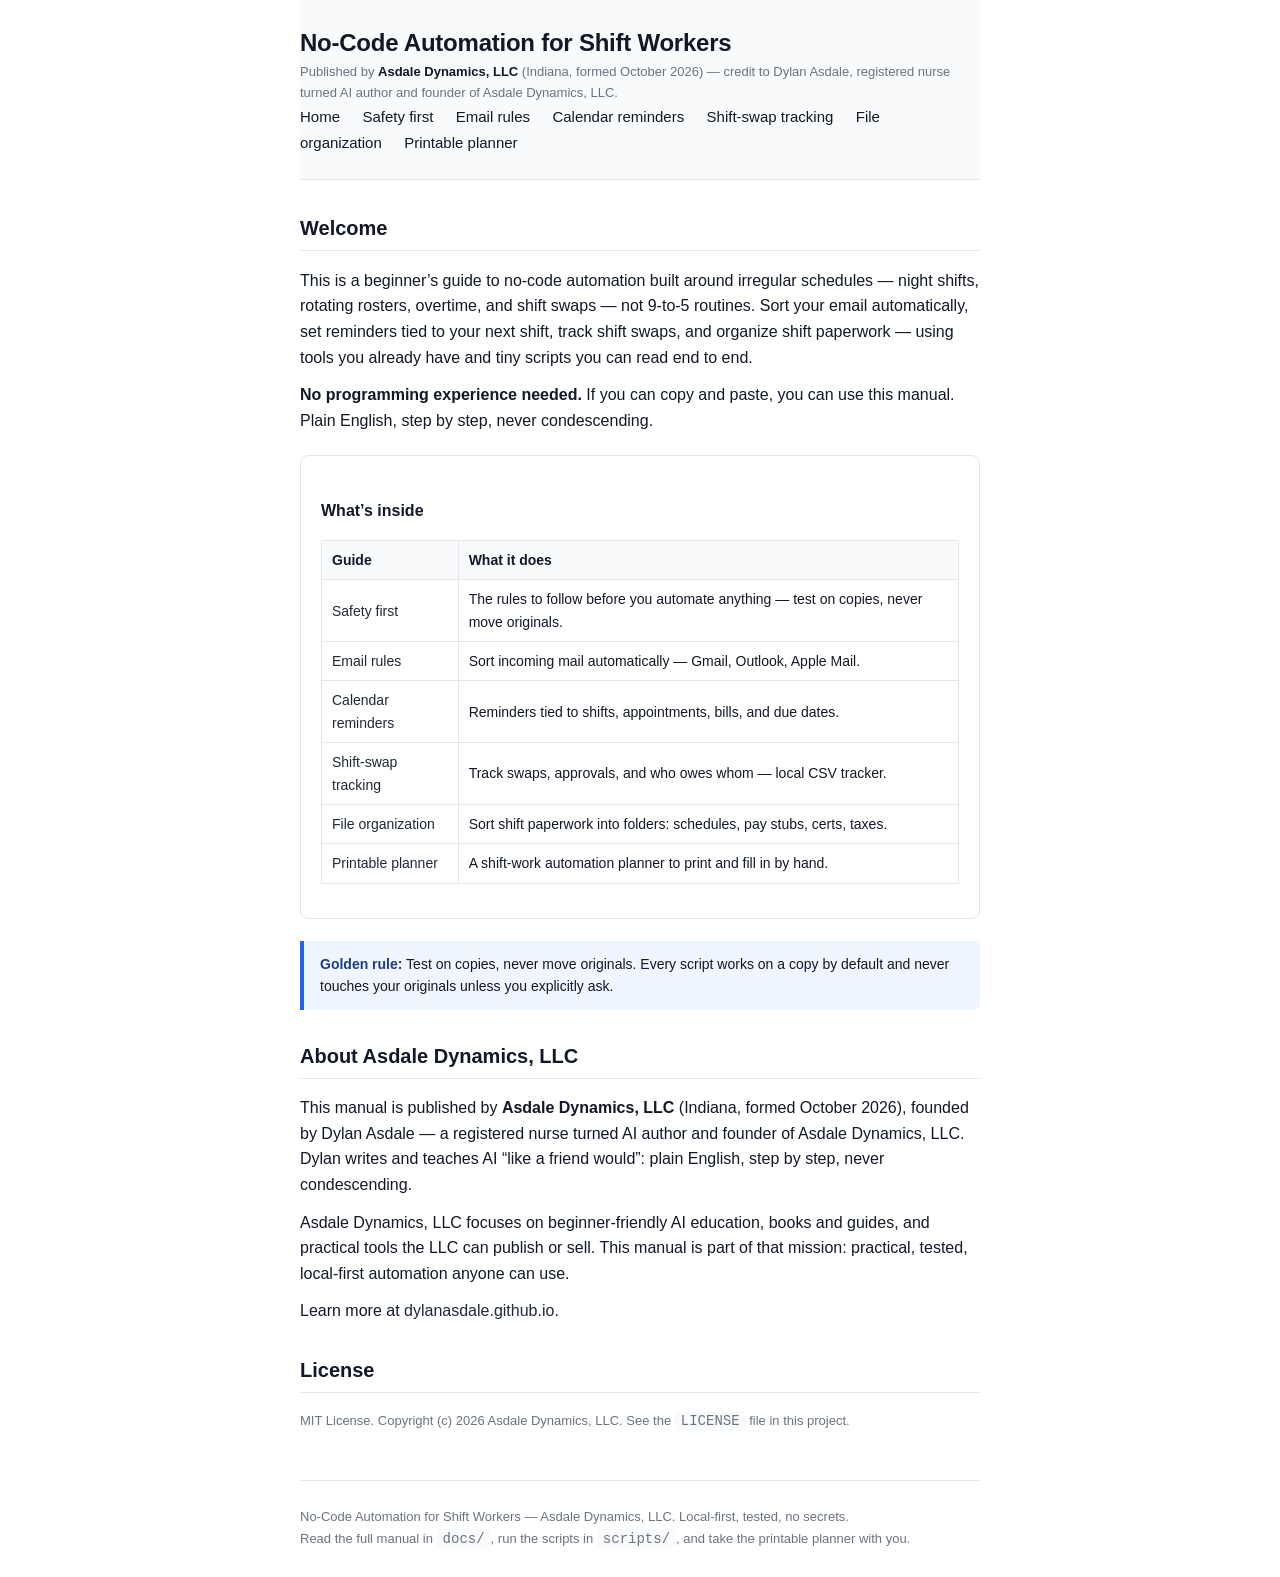
<file: static/index.html>
<!DOCTYPE html>
<html lang="en">
<head>
<meta charset="UTF-8">
<meta name="viewport" content="width=device-width, initial-scale=1.0">
<title>No-Code Automation for Shift Workers — Asdale Dynamics, LLC</title>
<link rel="stylesheet" href="style.css">
</head>
<body>
<div class="wrap">
<header>
  <h1>No-Code Automation for Shift Workers</h1>
  <div class="credit">Published by <strong>Asdale Dynamics, LLC</strong> (Indiana, formed October 2026) &mdash; credit to Dylan Asdale, registered nurse turned AI author and founder of Asdale Dynamics, LLC.</div>
  <nav>
    <a href="#">Home</a>
    <a href="safety.html">Safety first</a>
    <a href="email-rules.html">Email rules</a>
    <a href="calendar-reminders.html">Calendar reminders</a>
    <a href="shift-swap-tracking.html">Shift-swap tracking</a>
    <a href="file-organization.html">File organization</a>
    <a href="planner.html">Printable planner</a>
  </nav>
</header>

<main>
<h2>Welcome</h2>
<p>This is a beginner&rsquo;s guide to no-code automation built around
irregular schedules &mdash; night shifts, rotating rosters, overtime, and shift
swaps &mdash; not 9-to-5 routines. Sort your email automatically, set
reminders tied to your next shift, track shift swaps, and organize shift
paperwork &mdash; using tools you already have and tiny scripts you can read
end to end.</p>

<p><strong>No programming experience needed.</strong> If you can copy and
paste, you can use this manual. Plain English, step by step, never
condescending.</p>

<div class="card">
<h3>What&rsquo;s inside</h3>
<table>
<thead>
<tr><th>Guide</th><th>What it does</th></tr>
</thead>
<tbody>
<tr><td><a href="safety.html">Safety first</a></td><td>The rules to follow before you automate anything &mdash; test on copies, never move originals.</td></tr>
<tr><td><a href="email-rules.html">Email rules</a></td><td>Sort incoming mail automatically &mdash; Gmail, Outlook, Apple Mail.</td></tr>
<tr><td><a href="calendar-reminders.html">Calendar reminders</a></td><td>Reminders tied to shifts, appointments, bills, and due dates.</td></tr>
<tr><td><a href="shift-swap-tracking.html">Shift-swap tracking</a></td><td>Track swaps, approvals, and who owes whom &mdash; local CSV tracker.</td></tr>
<tr><td><a href="file-organization.html">File organization</a></td><td>Sort shift paperwork into folders: schedules, pay stubs, certs, taxes.</td></tr>
<tr><td><a href="planner.html">Printable planner</a></td><td>A shift-work automation planner to print and fill in by hand.</td></tr>
</tbody>
</table>
</div>

<div class="rule"><b>Golden rule:</b> Test on copies, never move originals. Every script works on a copy by default and never touches your originals unless you explicitly ask.</div>

<h2>About Asdale Dynamics, LLC</h2>
<p>This manual is published by <strong>Asdale Dynamics, LLC</strong> (Indiana, formed October 2026), founded by Dylan Asdale &mdash; a registered nurse turned AI author and founder of Asdale Dynamics, LLC. Dylan writes and teaches AI &ldquo;like a friend would&rdquo;: plain English, step by step, never condescending.</p>
<p>Asdale Dynamics, LLC focuses on beginner-friendly AI education, books and guides, and practical tools the LLC can publish or sell. This manual is part of that mission: practical, tested, local-first automation anyone can use.</p>
<p>Learn more at <a href="https://dylanasdale.github.io" target="_blank" rel="noopener">dylanasdale.github.io</a>.</p>

<h2>License</h2>
<p class="small">MIT License. Copyright (c) 2026 Asdale Dynamics, LLC. See the <code>LICENSE</code> file in this project.</p>
</main>

<footer>
No-Code Automation for Shift Workers &mdash; Asdale Dynamics, LLC. Local-first, tested, no secrets.<br>
Read the full manual in <code>docs/</code>, run the scripts in <code>scripts/</code>, and take the <a href="planner.html">printable planner</a> with you.
</footer>
</div>
</body>
</html>
</file>
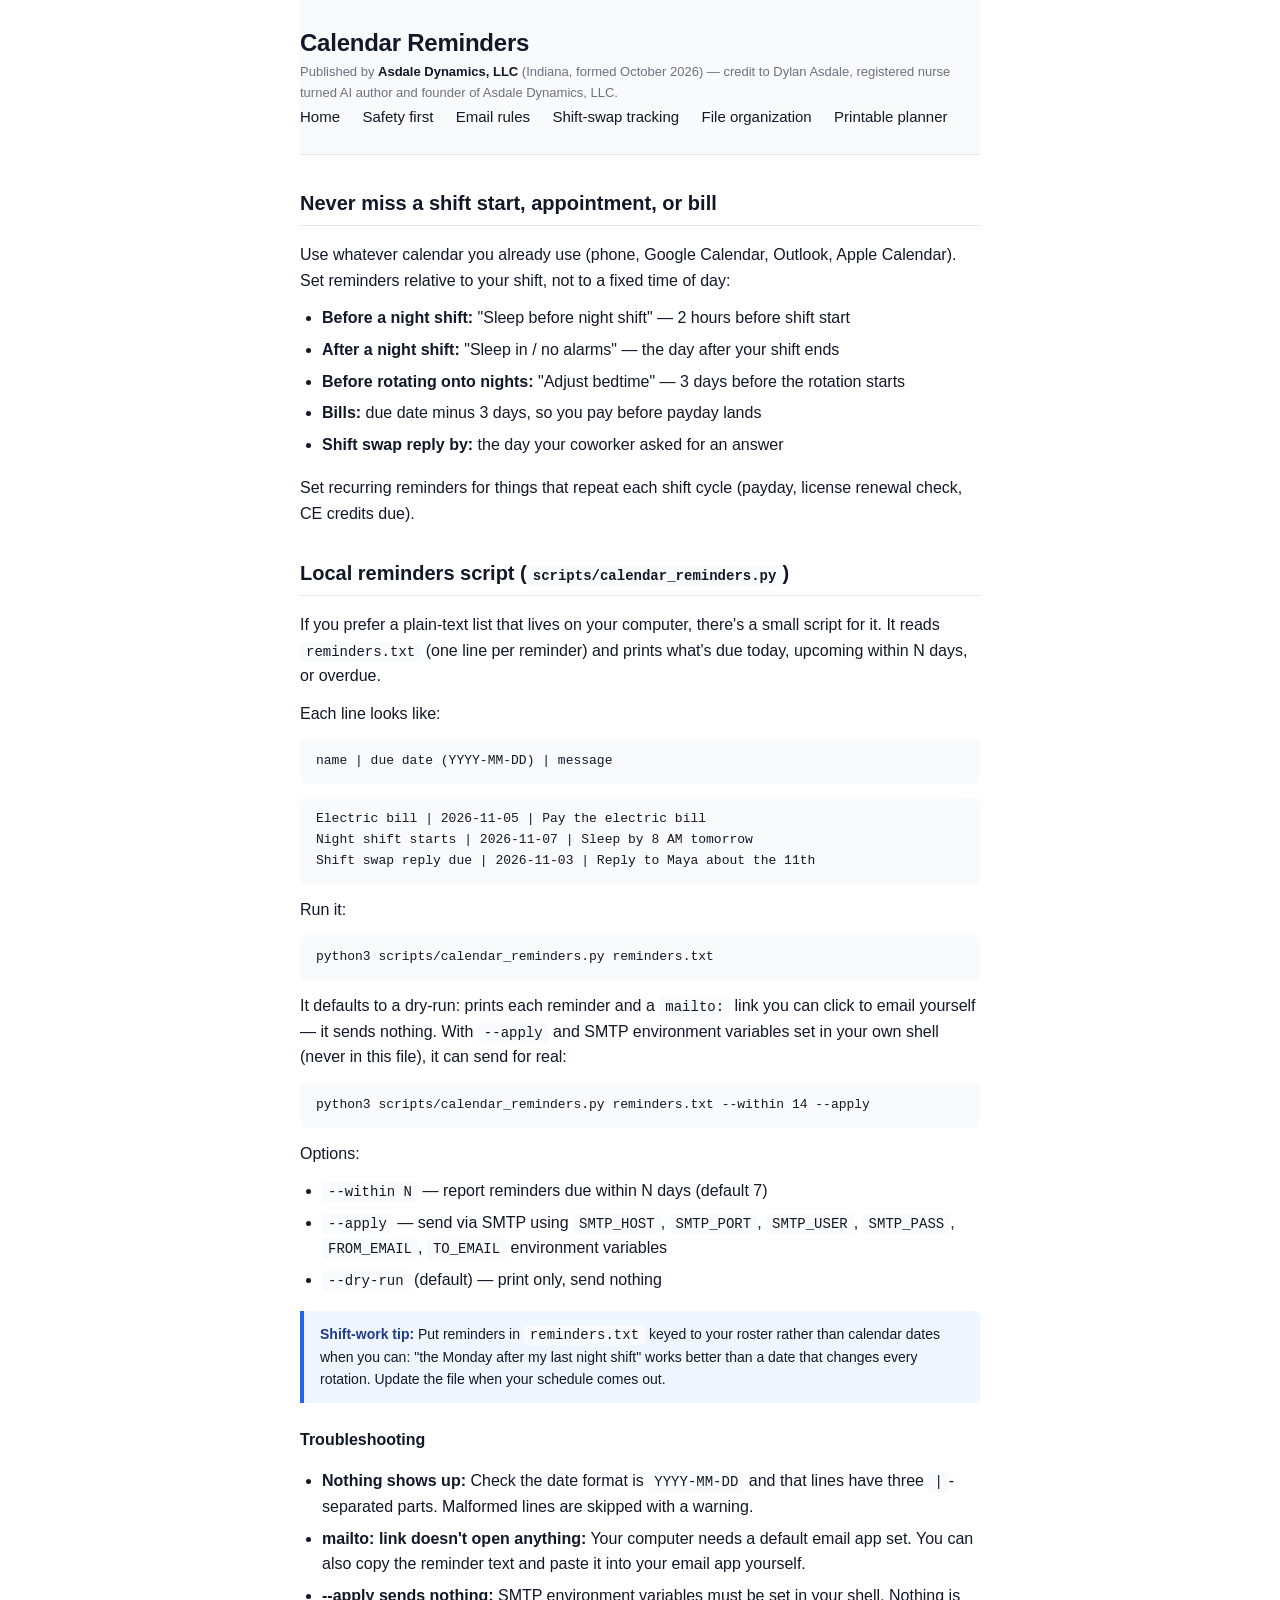
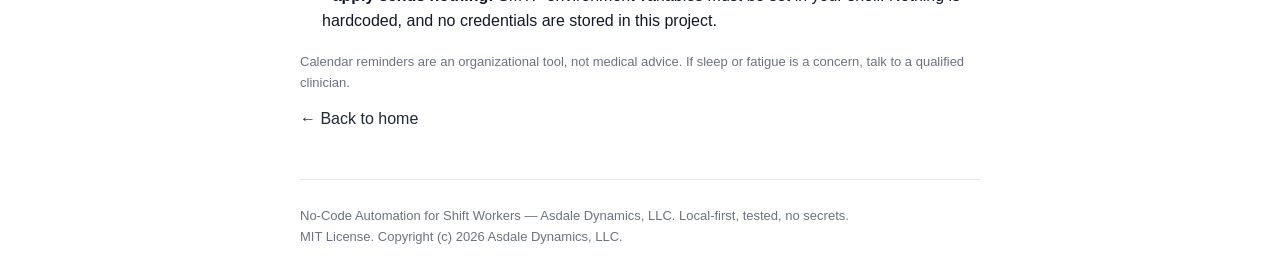
<file: static/calendar-reminders.html>
<!DOCTYPE html>
<html lang="en">
<head>
<meta charset="UTF-8">
<meta name="viewport" content="width=device-width, initial-scale=1.0">
<title>Calendar Reminders — No-Code Automation for Shift Workers</title>
<link rel="stylesheet" href="style.css">
</head>
<body>
<div class="wrap">
<header>
  <h1>Calendar Reminders</h1>
  <div class="credit">Published by <strong>Asdale Dynamics, LLC</strong> (Indiana, formed October 2026) &mdash; credit to Dylan Asdale, registered nurse turned AI author and founder of Asdale Dynamics, LLC.</div>
  <nav>
    <a href="index.html">Home</a>
    <a href="safety.html">Safety first</a>
    <a href="email-rules.html">Email rules</a>
    <a href="shift-swap-tracking.html">Shift-swap tracking</a>
    <a href="file-organization.html">File organization</a>
    <a href="planner.html">Printable planner</a>
  </nav>
</header>

<main>
<h2>Never miss a shift start, appointment, or bill</h2>
<p>Use whatever calendar you already use (phone, Google Calendar, Outlook, Apple Calendar). Set reminders relative to your shift, not to a fixed time of day:</p>

<ul>
<li><strong>Before a night shift:</strong> "Sleep before night shift" &mdash; 2 hours before shift start</li>
<li><strong>After a night shift:</strong> "Sleep in / no alarms" &mdash; the day after your shift ends</li>
<li><strong>Before rotating onto nights:</strong> "Adjust bedtime" &mdash; 3 days before the rotation starts</li>
<li><strong>Bills:</strong> due date minus 3 days, so you pay before payday lands</li>
<li><strong>Shift swap reply by:</strong> the day your coworker asked for an answer</li>
</ul>

<p>Set recurring reminders for things that repeat each shift cycle (payday, license renewal check, CE credits due).</p>

<h2>Local reminders script (<code>scripts/calendar_reminders.py</code>)</h2>
<p>If you prefer a plain-text list that lives on your computer, there's a small script for it. It reads <code>reminders.txt</code> (one line per reminder) and prints what's due today, upcoming within N days, or overdue.</p>

<p>Each line looks like:</p>
<pre><code>name | due date (YYYY-MM-DD) | message</code></pre>

<pre><code>Electric bill | 2026-11-05 | Pay the electric bill
Night shift starts | 2026-11-07 | Sleep by 8 AM tomorrow
Shift swap reply due | 2026-11-03 | Reply to Maya about the 11th</code></pre>

<p>Run it:</p>
<pre><code>python3 scripts/calendar_reminders.py reminders.txt</code></pre>

<p>It defaults to a dry-run: prints each reminder and a <code>mailto:</code> link you can click to email yourself &mdash; it sends nothing. With <code>--apply</code> and SMTP environment variables set in your own shell (never in this file), it can send for real:</p>
<pre><code>python3 scripts/calendar_reminders.py reminders.txt --within 14 --apply</code></pre>

<p>Options:</p>
<ul>
<li><code>--within N</code> &mdash; report reminders due within N days (default 7)</li>
<li><code>--apply</code> &mdash; send via SMTP using <code>SMTP_HOST</code>, <code>SMTP_PORT</code>, <code>SMTP_USER</code>, <code>SMTP_PASS</code>, <code>FROM_EMAIL</code>, <code>TO_EMAIL</code> environment variables</li>
<li><code>--dry-run</code> (default) &mdash; print only, send nothing</li>
</ul>

<div class="rule"><b>Shift-work tip:</b> Put reminders in <code>reminders.txt</code> keyed to your roster rather than calendar dates when you can: "the Monday after my last night shift" works better than a date that changes every rotation. Update the file when your schedule comes out.</div>

<h3>Troubleshooting</h3>
<ul>
<li><strong>Nothing shows up:</strong> Check the date format is <code>YYYY-MM-DD</code> and that lines have three <code>|</code>-separated parts. Malformed lines are skipped with a warning.</li>
<li><strong>mailto: link doesn't open anything:</strong> Your computer needs a default email app set. You can also copy the reminder text and paste it into your email app yourself.</li>
<li><strong>--apply sends nothing:</strong> SMTP environment variables must be set in your shell. Nothing is hardcoded, and no credentials are stored in this project.</li>
</ul>

<p class="small">Calendar reminders are an organizational tool, not medical advice. If sleep or fatigue is a concern, talk to a qualified clinician.</p>

<p><a href="index.html">&larr; Back to home</a></p>
</main>

<footer>
No-Code Automation for Shift Workers &mdash; Asdale Dynamics, LLC. Local-first, tested, no secrets.<br>
MIT License. Copyright (c) 2026 Asdale Dynamics, LLC.
</footer>
</div>
</body>
</html>
</file>
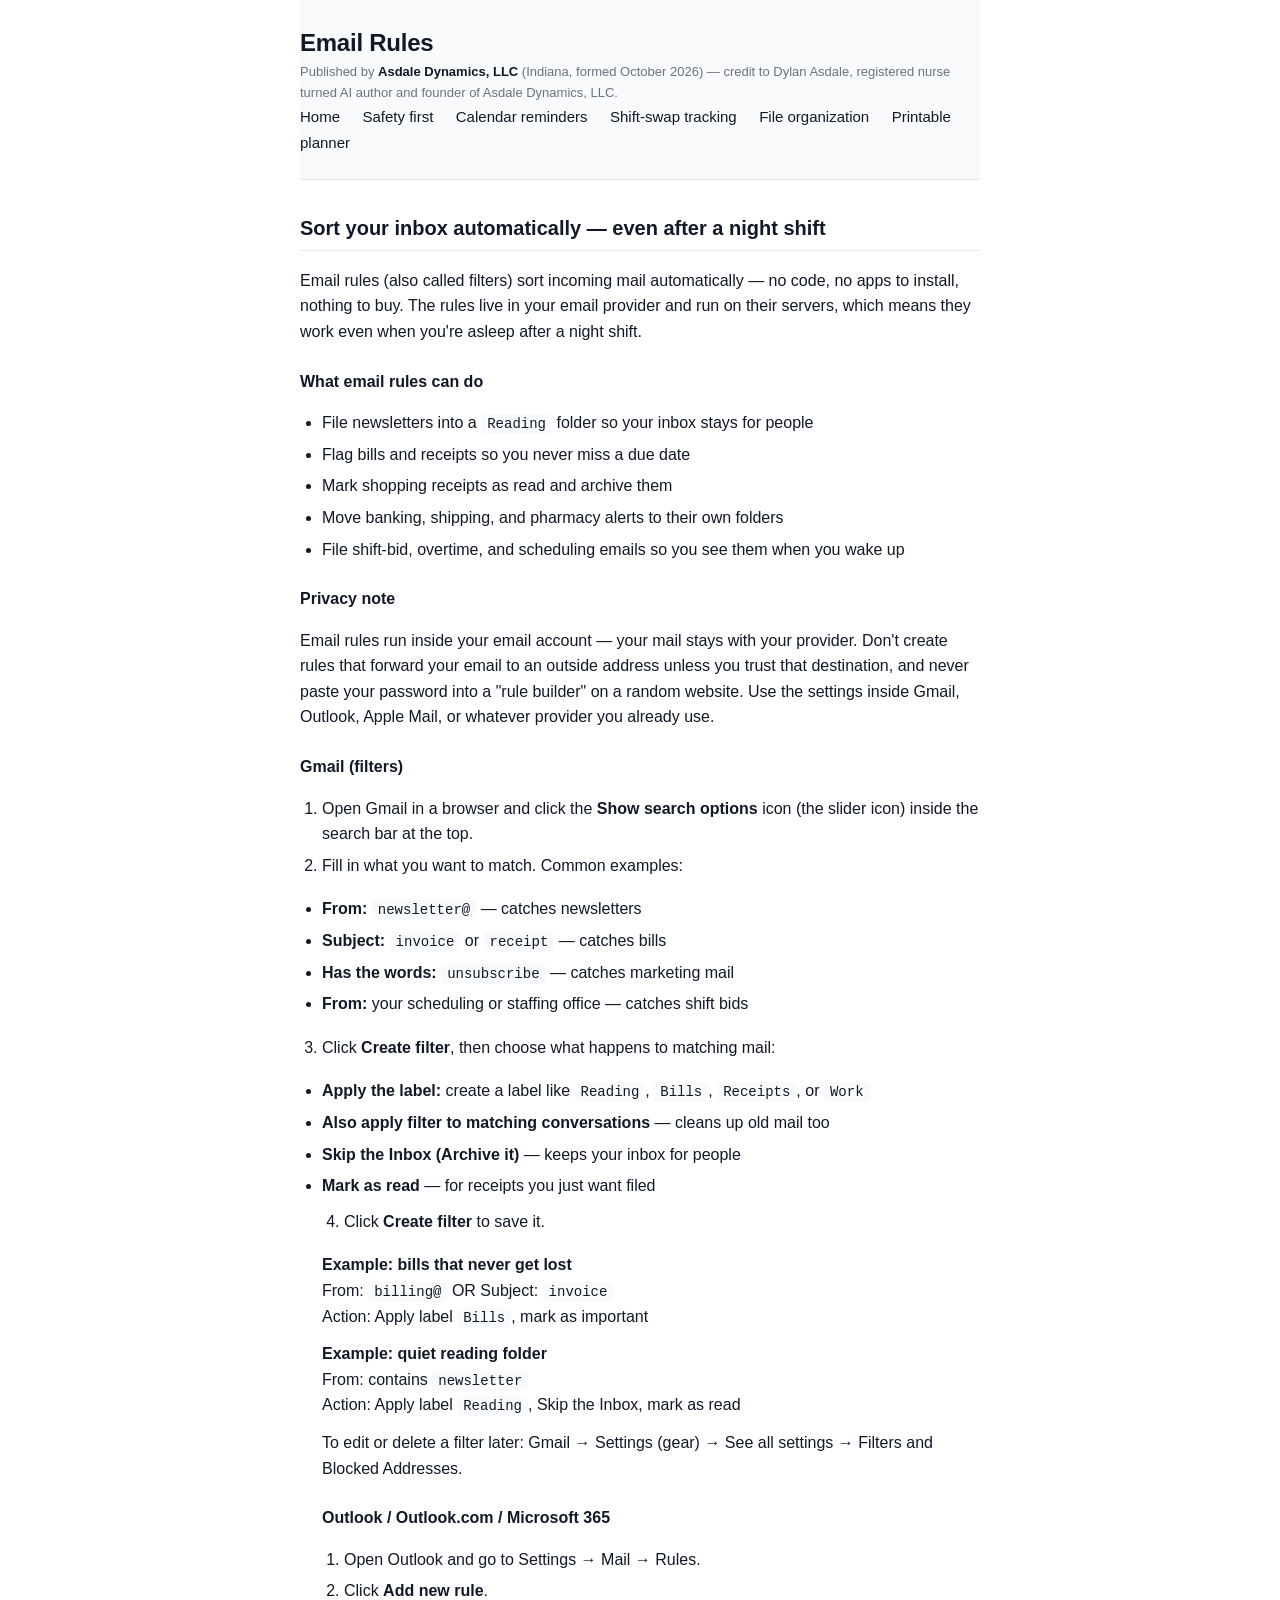
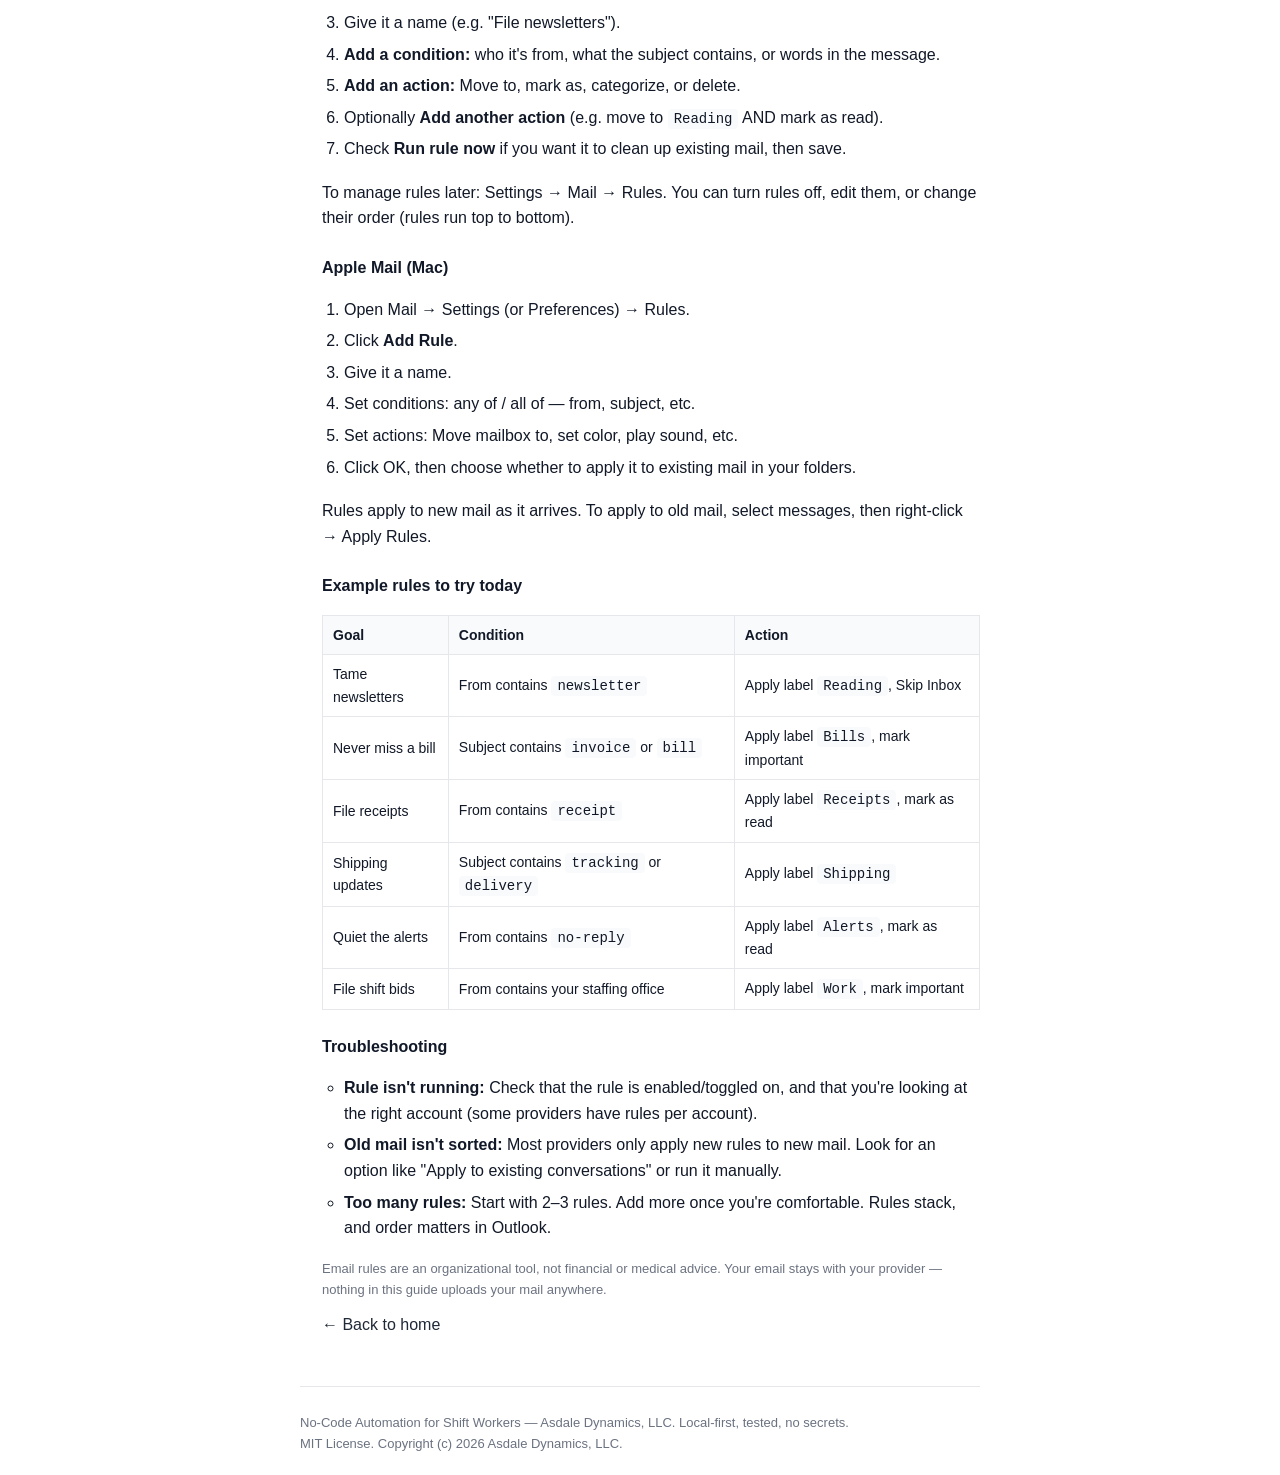
<file: static/email-rules.html>
<!DOCTYPE html>
<html lang="en">
<head>
<meta charset="UTF-8">
<meta name="viewport" content="width=device-width, initial-scale=1.0">
<title>Email Rules — No-Code Automation for Shift Workers</title>
<link rel="stylesheet" href="style.css">
</head>
<body>
<div class="wrap">
<header>
  <h1>Email Rules</h1>
  <div class="credit">Published by <strong>Asdale Dynamics, LLC</strong> (Indiana, formed October 2026) &mdash; credit to Dylan Asdale, registered nurse turned AI author and founder of Asdale Dynamics, LLC.</div>
  <nav>
    <a href="index.html">Home</a>
    <a href="safety.html">Safety first</a>
    <a href="calendar-reminders.html">Calendar reminders</a>
    <a href="shift-swap-tracking.html">Shift-swap tracking</a>
    <a href="file-organization.html">File organization</a>
    <a href="planner.html">Printable planner</a>
  </nav>
</header>

<main>
<h2>Sort your inbox automatically &mdash; even after a night shift</h2>
<p>Email rules (also called filters) sort incoming mail automatically &mdash; no code, no apps to install, nothing to buy. The rules live in your email provider and run on their servers, which means they work even when you're asleep after a night shift.</p>

<h3>What email rules can do</h3>
<ul>
<li>File newsletters into a <code>Reading</code> folder so your inbox stays for people</li>
<li>Flag bills and receipts so you never miss a due date</li>
<li>Mark shopping receipts as read and archive them</li>
<li>Move banking, shipping, and pharmacy alerts to their own folders</li>
<li>File shift-bid, overtime, and scheduling emails so you see them when you wake up</li>
</ul>

<h3>Privacy note</h3>
<p>Email rules run inside your email account &mdash; your mail stays with your provider. Don't create rules that forward your email to an outside address unless you trust that destination, and never paste your password into a "rule builder" on a random website. Use the settings inside Gmail, Outlook, Apple Mail, or whatever provider you already use.</p>

<h3>Gmail (filters)</h3>
<ol>
<li>Open Gmail in a browser and click the <strong>Show search options</strong> icon (the slider icon) inside the search bar at the top.</li>
<li>Fill in what you want to match. Common examples:</li>
</ol>
<ul>
<li><strong>From:</strong> <code>newsletter@</code> &mdash; catches newsletters</li>
<li><strong>Subject:</strong> <code>invoice</code> or <code>receipt</code> &mdash; catches bills</li>
<li><strong>Has the words:</strong> <code>unsubscribe</code> &mdash; catches marketing mail</li>
<li><strong>From:</strong> your scheduling or staffing office &mdash; catches shift bids</li>
</ul>
<ol start="3">
<li>Click <strong>Create filter</strong>, then choose what happens to matching mail:</li>
</ol>
<ul>
<li><strong>Apply the label:</strong> create a label like <code>Reading</code>, <code>Bills</code>, <code>Receipts</code>, or <code>Work</code></li>
<li><strong>Also apply filter to matching conversations</strong> &mdash; cleans up old mail too</li>
<li><strong>Skip the Inbox (Archive it)</strong> &mdash; keeps your inbox for people</li>
<li><strong>Mark as read</strong> &mdash; for receipts you just want filed</li>
</ol>
<ol start="4">
<li>Click <strong>Create filter</strong> to save it.</li>
</ol>

<p><strong>Example: bills that never get lost</strong><br>
From: <code>billing@</code> OR Subject: <code>invoice</code><br>
Action: Apply label <code>Bills</code>, mark as important</p>

<p><strong>Example: quiet reading folder</strong><br>
From: contains <code>newsletter</code><br>
Action: Apply label <code>Reading</code>, Skip the Inbox, mark as read</p>

<p>To edit or delete a filter later: Gmail &rarr; Settings (gear) &rarr; See all settings &rarr; Filters and Blocked Addresses.</p>

<h3>Outlook / Outlook.com / Microsoft 365</h3>
<ol>
<li>Open Outlook and go to Settings &rarr; Mail &rarr; Rules.</li>
<li>Click <strong>Add new rule</strong>.</li>
<li>Give it a name (e.g. "File newsletters").</li>
<li><strong>Add a condition:</strong> who it's from, what the subject contains, or words in the message.</li>
<li><strong>Add an action:</strong> Move to, mark as, categorize, or delete.</li>
<li>Optionally <strong>Add another action</strong> (e.g. move to <code>Reading</code> AND mark as read).</li>
<li>Check <strong>Run rule now</strong> if you want it to clean up existing mail, then save.</li>
</ol>
<p>To manage rules later: Settings &rarr; Mail &rarr; Rules. You can turn rules off, edit them, or change their order (rules run top to bottom).</p>

<h3>Apple Mail (Mac)</h3>
<ol>
<li>Open Mail &rarr; Settings (or Preferences) &rarr; Rules.</li>
<li>Click <strong>Add Rule</strong>.</li>
<li>Give it a name.</li>
<li>Set conditions: any of / all of &mdash; from, subject, etc.</li>
<li>Set actions: Move mailbox to, set color, play sound, etc.</li>
<li>Click OK, then choose whether to apply it to existing mail in your folders.</li>
</ol>
<p>Rules apply to new mail as it arrives. To apply to old mail, select messages, then right-click &rarr; Apply Rules.</p>

<h3>Example rules to try today</h3>
<table>
<thead>
<tr><th>Goal</th><th>Condition</th><th>Action</th></tr>
</thead>
<tbody>
<tr><td>Tame newsletters</td><td>From contains <code>newsletter</code></td><td>Apply label <code>Reading</code>, Skip Inbox</td></tr>
<tr><td>Never miss a bill</td><td>Subject contains <code>invoice</code> or <code>bill</code></td><td>Apply label <code>Bills</code>, mark important</td></tr>
<tr><td>File receipts</td><td>From contains <code>receipt</code></td><td>Apply label <code>Receipts</code>, mark as read</td></tr>
<tr><td>Shipping updates</td><td>Subject contains <code>tracking</code> or <code>delivery</code></td><td>Apply label <code>Shipping</code></td></tr>
<tr><td>Quiet the alerts</td><td>From contains <code>no-reply</code></td><td>Apply label <code>Alerts</code>, mark as read</td></tr>
<tr><td>File shift bids</td><td>From contains your staffing office</td><td>Apply label <code>Work</code>, mark important</td></tr>
</tbody>
</table>

<h3>Troubleshooting</h3>
<ul>
<li><strong>Rule isn't running:</strong> Check that the rule is enabled/toggled on, and that you're looking at the right account (some providers have rules per account).</li>
<li><strong>Old mail isn't sorted:</strong> Most providers only apply new rules to new mail. Look for an option like "Apply to existing conversations" or run it manually.</li>
<li><strong>Too many rules:</strong> Start with 2&ndash;3 rules. Add more once you're comfortable. Rules stack, and order matters in Outlook.</li>
</ul>

<p class="small">Email rules are an organizational tool, not financial or medical advice. Your email stays with your provider &mdash; nothing in this guide uploads your mail anywhere.</p>

<p><a href="index.html">&larr; Back to home</a></p>
</main>

<footer>
No-Code Automation for Shift Workers &mdash; Asdale Dynamics, LLC. Local-first, tested, no secrets.<br>
MIT License. Copyright (c) 2026 Asdale Dynamics, LLC.
</footer>
</div>
</body>
</html>
</file>
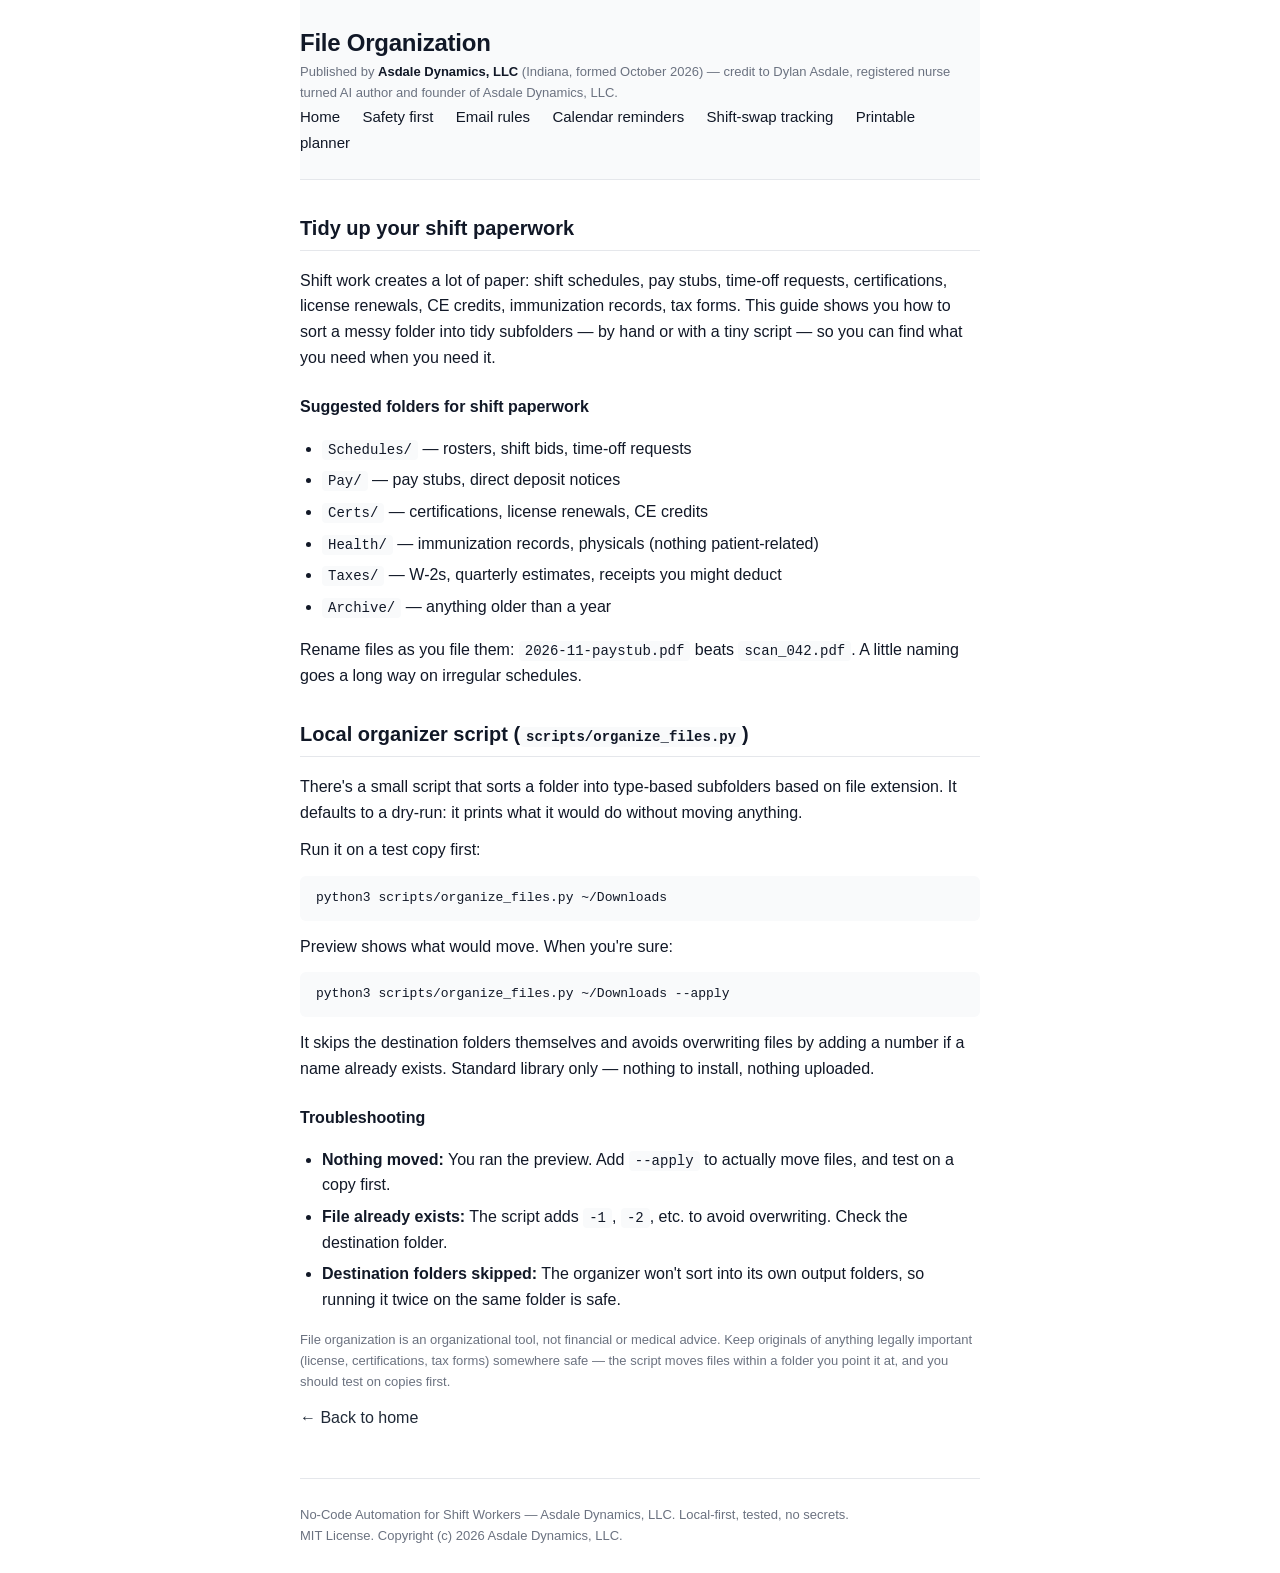
<file: static/file-organization.html>
<!DOCTYPE html>
<html lang="en">
<head>
<meta charset="UTF-8">
<meta name="viewport" content="width=device-width, initial-scale=1.0">
<title>File Organization — No-Code Automation for Shift Workers</title>
<link rel="stylesheet" href="style.css">
</head>
<body>
<div class="wrap">
<header>
  <h1>File Organization</h1>
  <div class="credit">Published by <strong>Asdale Dynamics, LLC</strong> (Indiana, formed October 2026) &mdash; credit to Dylan Asdale, registered nurse turned AI author and founder of Asdale Dynamics, LLC.</div>
  <nav>
    <a href="index.html">Home</a>
    <a href="safety.html">Safety first</a>
    <a href="email-rules.html">Email rules</a>
    <a href="calendar-reminders.html">Calendar reminders</a>
    <a href="shift-swap-tracking.html">Shift-swap tracking</a>
    <a href="planner.html">Printable planner</a>
  </nav>
</header>

<main>
<h2>Tidy up your shift paperwork</h2>
<p>Shift work creates a lot of paper: shift schedules, pay stubs, time-off requests, certifications, license renewals, CE credits, immunization records, tax forms. This guide shows you how to sort a messy folder into tidy subfolders &mdash; by hand or with a tiny script &mdash; so you can find what you need when you need it.</p>

<h3>Suggested folders for shift paperwork</h3>
<ul>
<li><code>Schedules/</code> &mdash; rosters, shift bids, time-off requests</li>
<li><code>Pay/</code> &mdash; pay stubs, direct deposit notices</li>
<li><code>Certs/</code> &mdash; certifications, license renewals, CE credits</li>
<li><code>Health/</code> &mdash; immunization records, physicals (nothing patient-related)</li>
<li><code>Taxes/</code> &mdash; W-2s, quarterly estimates, receipts you might deduct</li>
<li><code>Archive/</code> &mdash; anything older than a year</li>
</ul>

<p>Rename files as you file them: <code>2026-11-paystub.pdf</code> beats <code>scan_042.pdf</code>. A little naming goes a long way on irregular schedules.</p>

<h2>Local organizer script (<code>scripts/organize_files.py</code>)</h2>
<p>There's a small script that sorts a folder into type-based subfolders based on file extension. It defaults to a dry-run: it prints what it would do without moving anything.</p>

<p>Run it on a test copy first:</p>
<pre><code>python3 scripts/organize_files.py ~/Downloads</code></pre>

<p>Preview shows what would move. When you're sure:</p>
<pre><code>python3 scripts/organize_files.py ~/Downloads --apply</code></pre>

<p>It skips the destination folders themselves and avoids overwriting files by adding a number if a name already exists. Standard library only &mdash; nothing to install, nothing uploaded.</p>

<h3>Troubleshooting</h3>
<ul>
<li><strong>Nothing moved:</strong> You ran the preview. Add <code>--apply</code> to actually move files, and test on a copy first.</li>
<li><strong>File already exists:</strong> The script adds <code>-1</code>, <code>-2</code>, etc. to avoid overwriting. Check the destination folder.</li>
<li><strong>Destination folders skipped:</strong> The organizer won't sort into its own output folders, so running it twice on the same folder is safe.</li>
</ul>

<p class="small">File organization is an organizational tool, not financial or medical advice. Keep originals of anything legally important (license, certifications, tax forms) somewhere safe &mdash; the script moves files within a folder you point it at, and you should test on copies first.</p>

<p><a href="index.html">&larr; Back to home</a></p>
</main>

<footer>
No-Code Automation for Shift Workers &mdash; Asdale Dynamics, LLC. Local-first, tested, no secrets.<br>
MIT License. Copyright (c) 2026 Asdale Dynamics, LLC.
</footer>
</div>
</body>
</html>
</file>
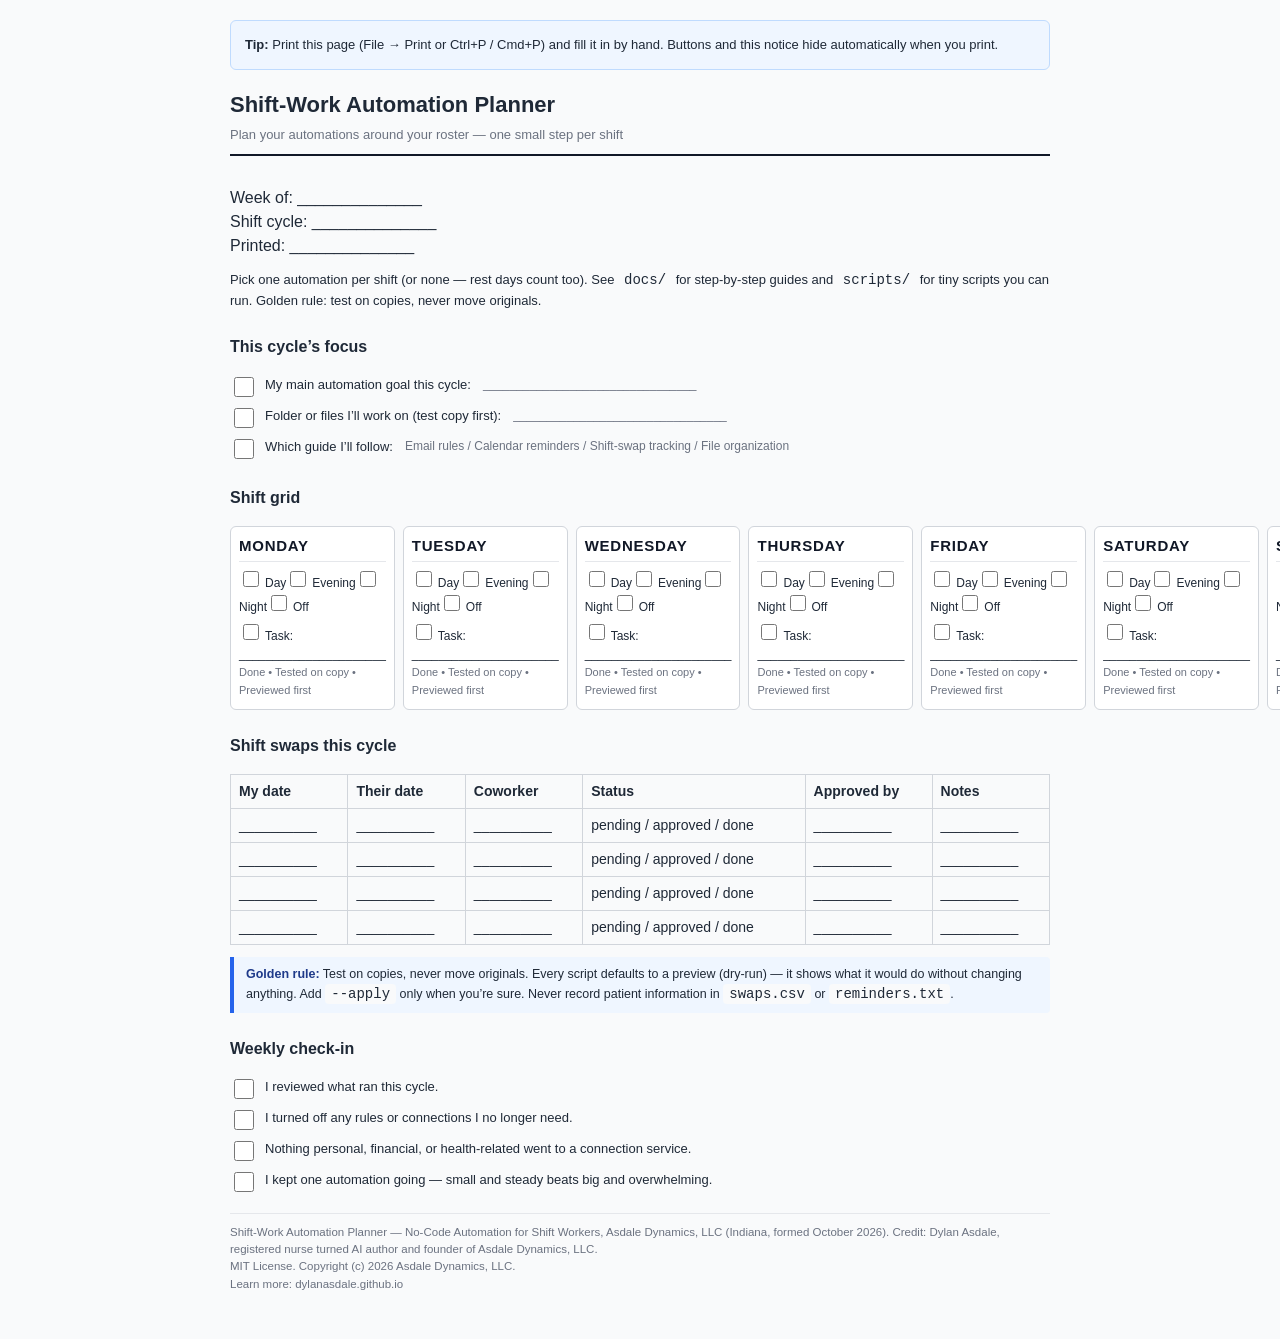
<file: static/planner.html>
<!DOCTYPE html>
<html lang="en">
<head>
<meta charset="UTF-8">
<meta name="viewport" content="width=device-width, initial-scale=1.0">
<title>Shift-Work Automation Planner — No-Code Automation for Shift Workers</title>
<link rel="stylesheet" href="style.css">
<style>
  @page { size: Letter; margin: 1.6cm; }
  body { font-family: -apple-system, BlinkMacSystemFont, "Segoe UI", Roboto, Helvetica, Arial, sans-serif; line-height: 1.5; color: #1f2937; margin: 0; padding: 14px; }
  .header { border-bottom: 2px solid #111827; padding-bottom: 10px; margin-bottom: 16px; }
  .header h1 { font-size: 22px; margin: 0 0 4px 0; }
  .header .subtitle { font-size: 13px; color: #6b7280; margin: 0; }
  .meta { display: flex; gap: 20px; font-size: 12.5px; color: #6b7280; margin-bottom: 14px; flex-wrap: wrap; }
  .meta div { border: 1px solid #e5e7eb; border-radius: 4px; padding: 4px 10px; }
  .intro { font-size: 13px; margin-bottom: 14px; }
  .day-grid { display: grid; grid-template-columns: repeat(7, 1fr); gap: 8px; margin-bottom: 16px; }
  .day { border: 1px solid #d1d5db; border-radius: 6px; padding: 8px; page-break-inside: avoid; background: #fff; }
  .day-name { font-size: 13px; font-weight: 700; color: #111827; border-bottom: 1px solid #d1d5db; padding-bottom: 4px; margin-bottom: 6px; text-transform: uppercase; letter-spacing: 0.05em; }
  .shift-line { font-size: 12px; margin: 4px 0; }
  .shift-line input { width: 16px; height: 16px; margin-right: 6px; }
  .task-line { font-size: 12px; margin: 6px 0 2px 0; }
  .task-line input { width: 16px; height: 16px; margin-right: 6px; margin-top: 2px; }
  .focus { margin-bottom: 18px; page-break-inside: avoid; }
  .focus h3 { font-size: 15px; margin: 0 0 8px 0; border-bottom: 1px solid #e5e7eb; padding-bottom: 4px; }
  .taskline { display: flex; align-items: flex-start; gap: 8px; margin: 6px 0; page-break-inside: avoid; }
  .checkbox { width: 20px; height: 20px; border: 2px solid #111827; border-radius: 4px; flex-shrink: 0; margin-top: 2px; }
  .label { font-size: 13px; }
  .note { font-size: 12px; color: #6b7280; margin-left: 4px; }
  .rule { background: #eff6ff; border-left: 4px solid #2563eb; padding: 8px 12px; border-radius: 0 4px 4px 0; margin: 12px 0; font-size: 12.5px; page-break-inside: avoid; }
  .rule b { color: #1e3a8a; }
  table.swaps { width: 100%; border-collapse: collapse; margin: 12px 0; font-size: 12px; }
  table.swaps th, table.swaps td { border: 1px solid #d1d5db; padding: 6px 8px; text-align: left; }
  table.swaps th { background: #f9fafb; font-weight: 600; }
  footer { margin-top: 18px; padding-top: 10px; border-top: 1px solid #e5e7eb; font-size: 11.5px; color: #6b7280; }
  @media screen {
    body { max-width: 860px; margin: 0 auto; padding: 20px; background: #f9fafb; }
    .screen-only { display: block; }
  }
  @media print {
    body { padding: 0; background: #fff; font-size: 12px; }
    .noprint { display: none !important; }
    a::after { content: " (" attr(href) ")"; font-size: 9px; color: #6b7280; }
    a[href^="#"] { display: none; }
  }
</style>
</head>
<body>

<div class="noprint screen-only" style="margin-bottom:18px; padding:14px; background:#eff6ff; border:1px solid #bfdbfe; border-radius:6px; font-size:13px;">
  <b>Tip:</b> Print this page (File &rarr; Print or Ctrl+P / Cmd+P) and fill it in by hand. Buttons and this notice hide automatically when you print.
</div>

<div class="header">
  <h1>Shift-Work Automation Planner</h1>
  <p class="subtitle">Plan your automations around your roster &mdash; one small step per shift</p>
</div>

<p class="meta">
  <div>Week of: ______________</div>
  <div>Shift cycle: ______________</div>
  <div>Printed: ______________</div>
</p>

<p class="intro">Pick one automation per shift (or none &mdash; rest days count too). See <code>docs/</code> for step-by-step guides and <code>scripts/</code> for tiny scripts you can run. Golden rule: test on copies, never move originals.</p>

<h3>This cycle&rsquo;s focus</h3>
<div class="focus">
  <p class="taskline"><input type="checkbox" class="checkbox"><span class="label">My main automation goal this cycle:</span> <span class="note">________________________________</span></p>
  <p class="taskline"><input type="checkbox" class="checkbox"><span class="label">Folder or files I&rsquo;ll work on (test copy first):</span> <span class="note">________________________________</span></p>
  <p class="taskline"><input type="checkbox" class="checkbox"><span class="label">Which guide I&rsquo;ll follow:</span> <span class="note"> Email rules / Calendar reminders / Shift-swap tracking / File organization</span></p>
</div>

<h3>Shift grid</h3>
<div class="day-grid">
  <div class="day"><div class="day-name">Monday</div>
    <div class="shift-line"><input type="checkbox"><label>Day</label><input type="checkbox"><label>Evening</label><input type="checkbox"><label>Night</label><input type="checkbox"><label>Off</label></div>
    <div class="task-line"><input type="checkbox"><label>Task:</label> ______________________ <span style="font-size:11px;color:#6b7280;">Done &bull; Tested on copy &bull; Previewed first</span></div>
  </div>
  <div class="day"><div class="day-name">Tuesday</div>
    <div class="shift-line"><input type="checkbox"><label>Day</label><input type="checkbox"><label>Evening</label><input type="checkbox"><label>Night</label><input type="checkbox"><label>Off</label></div>
    <div class="task-line"><input type="checkbox"><label>Task:</label> ______________________ <span style="font-size:11px;color:#6b7280;">Done &bull; Tested on copy &bull; Previewed first</span></div>
  </div>
  <div class="day"><div class="day-name">Wednesday</div>
    <div class="shift-line"><input type="checkbox"><label>Day</label><input type="checkbox"><label>Evening</label><input type="checkbox"><label>Night</label><input type="checkbox"><label>Off</label></div>
    <div class="task-line"><input type="checkbox"><label>Task:</label> ______________________ <span style="font-size:11px;color:#6b7280;">Done &bull; Tested on copy &bull; Previewed first</span></div>
  </div>
  <div class="day"><div class="day-name">Thursday</div>
    <div class="shift-line"><input type="checkbox"><label>Day</label><input type="checkbox"><label>Evening</label><input type="checkbox"><label>Night</label><input type="checkbox"><label>Off</label></div>
    <div class="task-line"><input type="checkbox"><label>Task:</label> ______________________ <span style="font-size:11px;color:#6b7280;">Done &bull; Tested on copy &bull; Previewed first</span></div>
  </div>
  <div class="day"><div class="day-name">Friday</div>
    <div class="shift-line"><input type="checkbox"><label>Day</label><input type="checkbox"><label>Evening</label><input type="checkbox"><label>Night</label><input type="checkbox"><label>Off</label></div>
    <div class="task-line"><input type="checkbox"><label>Task:</label> ______________________ <span style="font-size:11px;color:#6b7280;">Done &bull; Tested on copy &bull; Previewed first</span></div>
  </div>
  <div class="day"><div class="day-name">Saturday</div>
    <div class="shift-line"><input type="checkbox"><label>Day</label><input type="checkbox"><label>Evening</label><input type="checkbox"><label>Night</label><input type="checkbox"><label>Off</label></div>
    <div class="task-line"><input type="checkbox"><label>Task:</label> ______________________ <span style="font-size:11px;color:#6b7280;">Done &bull; Tested on copy &bull; Previewed first</span></div>
  </div>
  <div class="day"><div class="day-name">Sunday</div>
    <div class="shift-line"><input type="checkbox"><label>Day</label><input type="checkbox"><label>Evening</label><input type="checkbox"><label>Night</label><input type="checkbox"><label>Off</label></div>
    <div class="task-line"><input type="checkbox"><label>Task:</label> ______________________ <span style="font-size:11px;color:#6b7280;">Done &bull; Tested on copy &bull; Previewed first</span></div>
  </div>
</div>

<h3>Shift swaps this cycle</h3>
<table class="swaps">
<thead>
<tr><th>My date</th><th>Their date</th><th>Coworker</th><th>Status</th><th>Approved by</th><th>Notes</th></tr>
</thead>
<tbody>
<tr><td>__________</td><td>__________</td><td>__________</td><td>pending / approved / done</td><td>__________</td><td>__________</td></tr>
<tr><td>__________</td><td>__________</td><td>__________</td><td>pending / approved / done</td><td>__________</td><td>__________</td></tr>
<tr><td>__________</td><td>__________</td><td>__________</td><td>pending / approved / done</td><td>__________</td><td>__________</td></tr>
<tr><td>__________</td><td>__________</td><td>__________</td><td>pending / approved / done</td><td>__________</td><td>__________</td></tr>
</tbody>
</table>

<div class="rule"><b>Golden rule:</b> Test on copies, never move originals. Every script defaults to a preview (dry-run) &mdash; it shows what it would do without changing anything. Add <code>--apply</code> only when you&rsquo;re sure. Never record patient information in <code>swaps.csv</code> or <code>reminders.txt</code>.</div>

<h3>Weekly check-in</h3>
<p class="taskline"><input type="checkbox" class="checkbox"><span class="label">I reviewed what ran this cycle.</span></p>
<p class="taskline"><input type="checkbox" class="checkbox"><span class="label">I turned off any rules or connections I no longer need.</span></p>
<p class="taskline"><input type="checkbox" class="checkbox"><span class="label">Nothing personal, financial, or health-related went to a connection service.</span></p>
<p class="taskline"><input type="checkbox" class="checkbox"><span class="label">I kept one automation going &mdash; small and steady beats big and overwhelming.</span></p>

<footer>
Shift-Work Automation Planner &mdash; No-Code Automation for Shift Workers, Asdale Dynamics, LLC (Indiana, formed October 2026). Credit: Dylan Asdale, registered nurse turned AI author and founder of Asdale Dynamics, LLC.<br>
MIT License. Copyright (c) 2026 Asdale Dynamics, LLC.<br>
Learn more: dylanasdale.github.io
</footer>

</body>
</html>
</file>
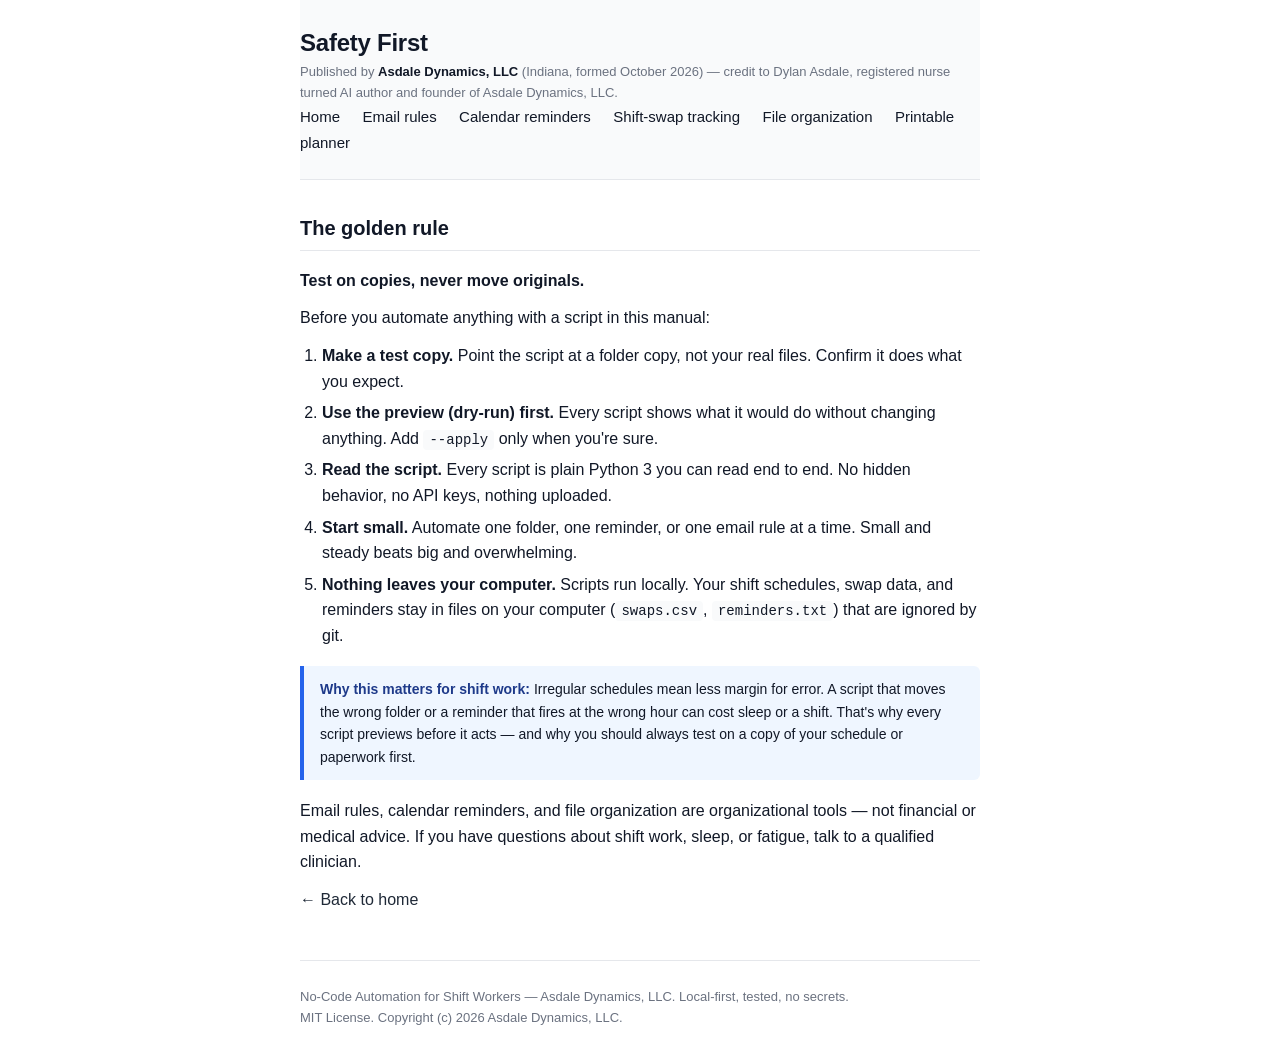
<file: static/safety.html>
<!DOCTYPE html>
<html lang="en">
<head>
<meta charset="UTF-8">
<meta name="viewport" content="width=device-width, initial-scale=1.0">
<title>Safety First — No-Code Automation for Shift Workers</title>
<link rel="stylesheet" href="style.css">
</head>
<body>
<div class="wrap">
<header>
  <h1>Safety First</h1>
  <div class="credit">Published by <strong>Asdale Dynamics, LLC</strong> (Indiana, formed October 2026) &mdash; credit to Dylan Asdale, registered nurse turned AI author and founder of Asdale Dynamics, LLC.</div>
  <nav>
    <a href="index.html">Home</a>
    <a href="email-rules.html">Email rules</a>
    <a href="calendar-reminders.html">Calendar reminders</a>
    <a href="shift-swap-tracking.html">Shift-swap tracking</a>
    <a href="file-organization.html">File organization</a>
    <a href="planner.html">Printable planner</a>
  </nav>
</header>

<main>
<h2>The golden rule</h2>
<p><strong>Test on copies, never move originals.</strong></p>

<p>Before you automate anything with a script in this manual:</p>

<ol>
<li><strong>Make a test copy.</strong> Point the script at a folder copy, not your real files. Confirm it does what you expect.</li>
<li><strong>Use the preview (dry-run) first.</strong> Every script shows what it would do without changing anything. Add <code>--apply</code> only when you're sure.</li>
<li><strong>Read the script.</strong> Every script is plain Python 3 you can read end to end. No hidden behavior, no API keys, nothing uploaded.</li>
<li><strong>Start small.</strong> Automate one folder, one reminder, or one email rule at a time. Small and steady beats big and overwhelming.</li>
<li><strong>Nothing leaves your computer.</strong> Scripts run locally. Your shift schedules, swap data, and reminders stay in files on your computer (<code>swaps.csv</code>, <code>reminders.txt</code>) that are ignored by git.</li>
</ol>

<div class="rule"><b>Why this matters for shift work:</b> Irregular schedules mean less margin for error. A script that moves the wrong folder or a reminder that fires at the wrong hour can cost sleep or a shift. That's why every script previews before it acts &mdash; and why you should always test on a copy of your schedule or paperwork first.</div>

<p>Email rules, calendar reminders, and file organization are organizational tools &mdash; not financial or medical advice. If you have questions about shift work, sleep, or fatigue, talk to a qualified clinician.</p>

<p><a href="index.html">&larr; Back to home</a></p>
</main>

<footer>
No-Code Automation for Shift Workers &mdash; Asdale Dynamics, LLC. Local-first, tested, no secrets.<br>
MIT License. Copyright (c) 2026 Asdale Dynamics, LLC.
</footer>
</div>
</body>
</html>
</file>
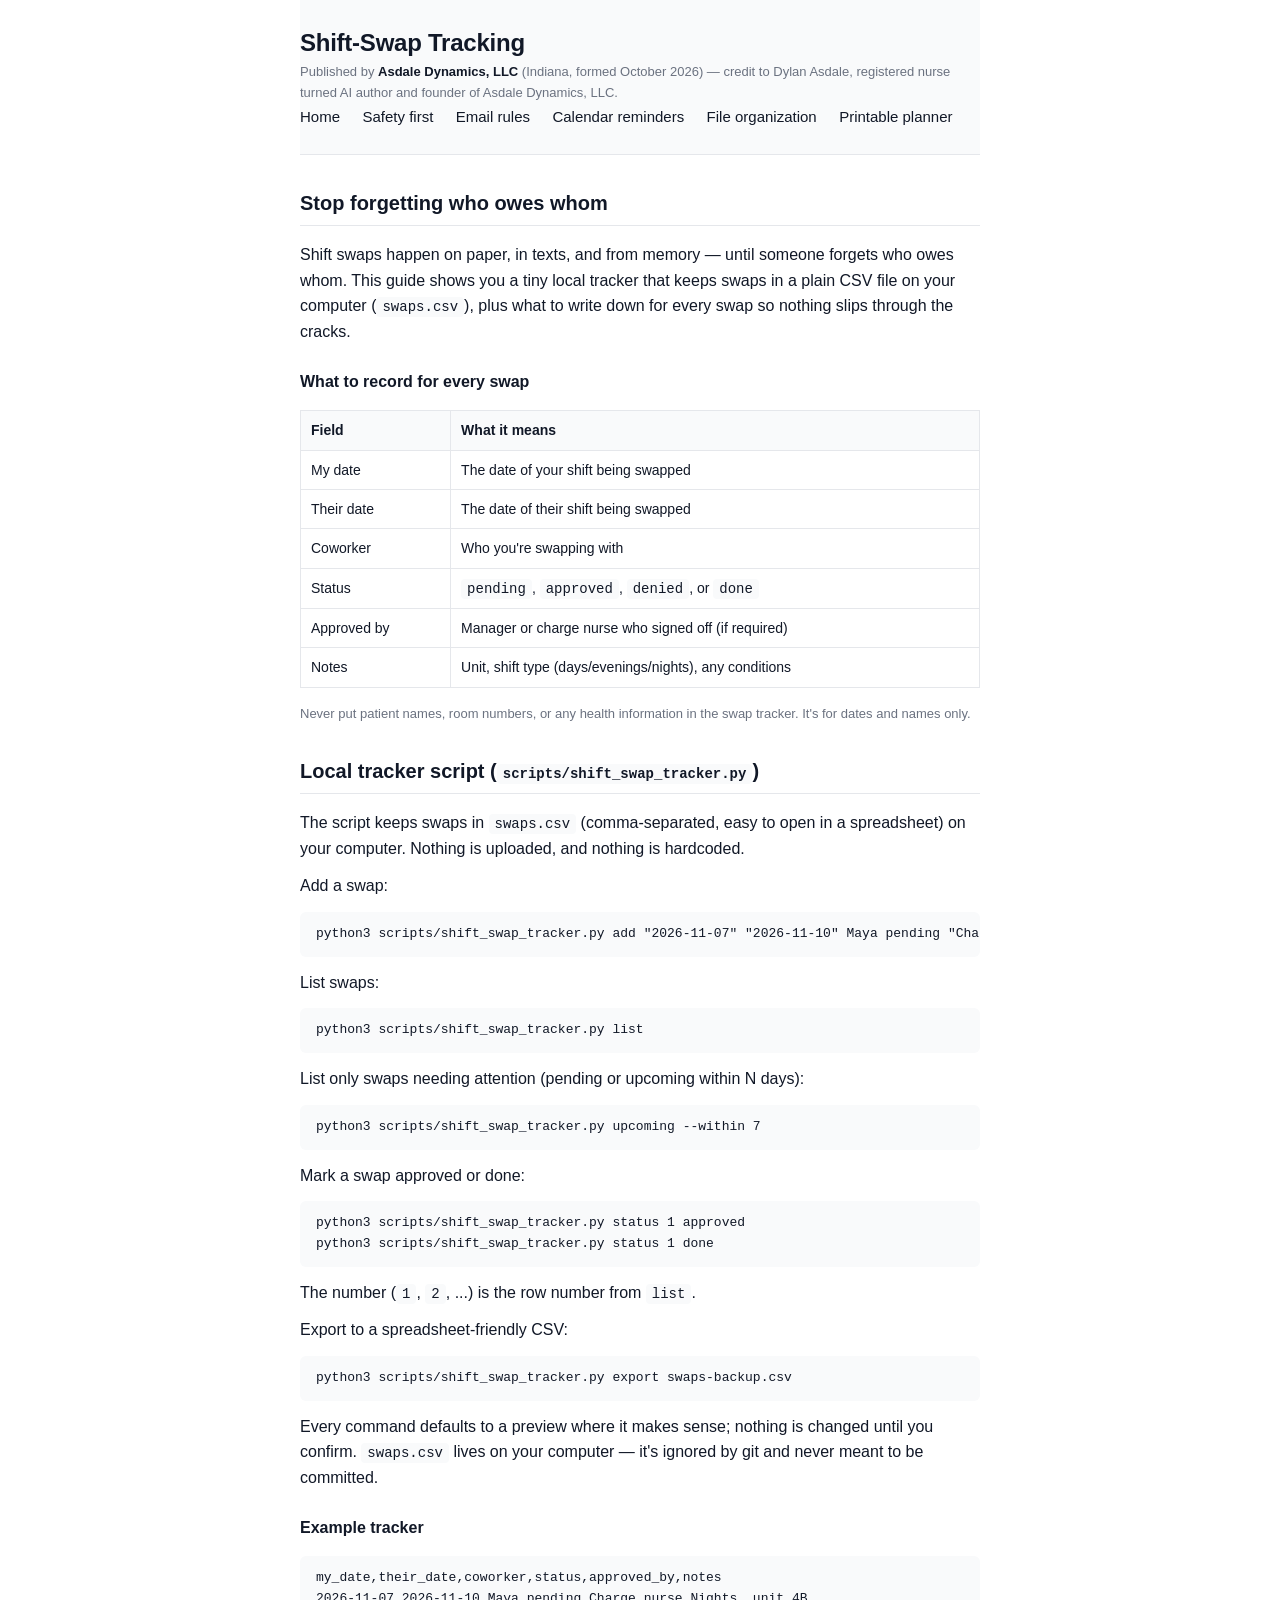
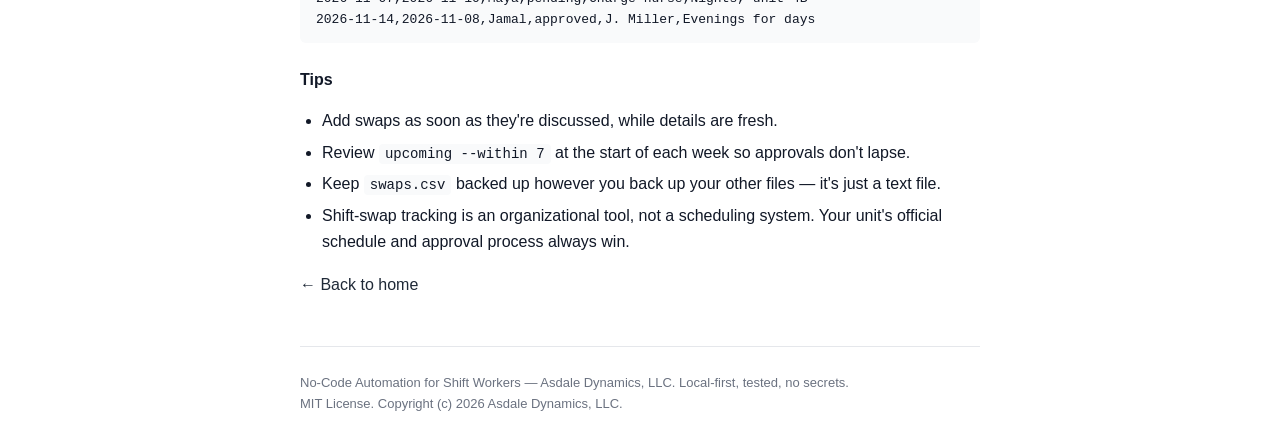
<file: static/shift-swap-tracking.html>
<!DOCTYPE html>
<html lang="en">
<head>
<meta charset="UTF-8">
<meta name="viewport" content="width=device-width, initial-scale=1.0">
<title>Shift-Swap Tracking — No-Code Automation for Shift Workers</title>
<link rel="stylesheet" href="style.css">
</head>
<body>
<div class="wrap">
<header>
  <h1>Shift-Swap Tracking</h1>
  <div class="credit">Published by <strong>Asdale Dynamics, LLC</strong> (Indiana, formed October 2026) &mdash; credit to Dylan Asdale, registered nurse turned AI author and founder of Asdale Dynamics, LLC.</div>
  <nav>
    <a href="index.html">Home</a>
    <a href="safety.html">Safety first</a>
    <a href="email-rules.html">Email rules</a>
    <a href="calendar-reminders.html">Calendar reminders</a>
    <a href="file-organization.html">File organization</a>
    <a href="planner.html">Printable planner</a>
  </nav>
</header>

<main>
<h2>Stop forgetting who owes whom</h2>
<p>Shift swaps happen on paper, in texts, and from memory &mdash; until someone forgets who owes whom. This guide shows you a tiny local tracker that keeps swaps in a plain CSV file on your computer (<code>swaps.csv</code>), plus what to write down for every swap so nothing slips through the cracks.</p>

<h3>What to record for every swap</h3>
<table>
<thead>
<tr><th>Field</th><th>What it means</th></tr>
</thead>
<tbody>
<tr><td>My date</td><td>The date of your shift being swapped</td></tr>
<tr><td>Their date</td><td>The date of their shift being swapped</td></tr>
<tr><td>Coworker</td><td>Who you're swapping with</td></tr>
<tr><td>Status</td><td><code>pending</code>, <code>approved</code>, <code>denied</code>, or <code>done</code></td></tr>
<tr><td>Approved by</td><td>Manager or charge nurse who signed off (if required)</td></tr>
<tr><td>Notes</td><td>Unit, shift type (days/evenings/nights), any conditions</td></tr>
</tbody>
</table>

<p class="small">Never put patient names, room numbers, or any health information in the swap tracker. It's for dates and names only.</p>

<h2>Local tracker script (<code>scripts/shift_swap_tracker.py</code>)</h2>
<p>The script keeps swaps in <code>swaps.csv</code> (comma-separated, easy to open in a spreadsheet) on your computer. Nothing is uploaded, and nothing is hardcoded.</p>

<p>Add a swap:</p>
<pre><code>python3 scripts/shift_swap_tracker.py add "2026-11-07" "2026-11-10" Maya pending "Charge nurse approved"</code></pre>

<p>List swaps:</p>
<pre><code>python3 scripts/shift_swap_tracker.py list</code></pre>

<p>List only swaps needing attention (pending or upcoming within N days):</p>
<pre><code>python3 scripts/shift_swap_tracker.py upcoming --within 7</code></pre>

<p>Mark a swap approved or done:</p>
<pre><code>python3 scripts/shift_swap_tracker.py status 1 approved
python3 scripts/shift_swap_tracker.py status 1 done</code></pre>

<p>The number (<code>1</code>, <code>2</code>, ...) is the row number from <code>list</code>.</p>

<p>Export to a spreadsheet-friendly CSV:</p>
<pre><code>python3 scripts/shift_swap_tracker.py export swaps-backup.csv</code></pre>

<p>Every command defaults to a preview where it makes sense; nothing is changed until you confirm. <code>swaps.csv</code> lives on your computer &mdash; it's ignored by git and never meant to be committed.</p>

<h3>Example tracker</h3>
<pre><code>my_date,their_date,coworker,status,approved_by,notes
2026-11-07,2026-11-10,Maya,pending,Charge nurse,Nights, unit 4B
2026-11-14,2026-11-08,Jamal,approved,J. Miller,Evenings for days</code></pre>

<h3>Tips</h3>
<ul>
<li>Add swaps as soon as they're discussed, while details are fresh.</li>
<li>Review <code>upcoming --within 7</code> at the start of each week so approvals don't lapse.</li>
<li>Keep <code>swaps.csv</code> backed up however you back up your other files &mdash; it's just a text file.</li>
<li>Shift-swap tracking is an organizational tool, not a scheduling system. Your unit's official schedule and approval process always win.</li>
</ul>

<p><a href="index.html">&larr; Back to home</a></p>
</main>

<footer>
No-Code Automation for Shift Workers &mdash; Asdale Dynamics, LLC. Local-first, tested, no secrets.<br>
MIT License. Copyright (c) 2026 Asdale Dynamics, LLC.
</footer>
</div>
</body>
</html>
</file>
<file: static/style.css>
/* No-Code Automation for Shift Workers — static site styles */
/* Published by Asdale Dynamics, LLC */

:root {
  --ink: #111827;
  --muted: #6b7280;
  --line: #e5e7eb;
  --bg: #ffffff;
  --soft: #f9fafb;
  --accent: #1f2937;
  --accent-hover: #374151;
}

* { box-sizing: border-box; }
html { scroll-behavior: smooth; }

body {
  font-family: -apple-system, BlinkMacSystemFont, "Segoe UI", Roboto, Helvetica, Arial, sans-serif;
  line-height: 1.6;
  color: var(--ink);
  background: var(--bg);
  margin: 0;
  padding: 0;
}

a { color: var(--accent); text-decoration: none; }
a:hover { color: var(--accent-hover); text-decoration: underline; }

.wrap { max-width: 720px; margin: 0 auto; padding: 0 20px; }

header {
  border-bottom: 1px solid var(--line);
  padding: 24px 0;
  margin-bottom: 32px;
  background: var(--soft);
}
header .wrap { display: flex; align-items: center; gap: 16px; flex-wrap: wrap; }
header h1 { font-size: 24px; margin: 0; letter-spacing: -0.01em; }
header .credit { font-size: 13px; color: var(--muted); }
header .credit strong { color: var(--ink); }

nav a { margin-right: 18px; font-weight: 500; font-size: 15px; color: var(--ink); }
nav a:hover { color: var(--accent); }

h1 { font-size: 30px; margin-top: 0; }
h2 { font-size: 20px; margin-top: 30px; border-bottom: 1px solid var(--line); padding-bottom: 6px; }
h3 { font-size: 16px; margin-top: 24px; }
p { margin: 12px 0; }
ul, ol { margin: 10px 0 18px 0; padding-left: 22px; }
li { margin: 6px 0; }

code { font-family: ui-monospace, SFMono-Regular, Menlo, Monaco, Consolas, monospace; font-size: 14px; background: var(--soft); padding: 2px 6px; border-radius: 4px; }
pre { background: var(--soft); padding: 12px 16px; border-radius: 6px; overflow-x: auto; }
pre code { background: transparent; padding: 0; font-size: 13px; }

table { width: 100%; border-collapse: collapse; margin: 16px 0; }
th, td { border: 1px solid var(--line); padding: 8px 10px; text-align: left; font-size: 14px; }
th { background: var(--soft); font-weight: 600; }

.card {
  border: 1px solid var(--line);
  border-radius: 8px;
  padding: 18px 20px;
  margin: 22px 0;
  background: var(--bg);
}
.card b { color: var(--ink); }

.rule {
  background: #eff6ff;
  border-left: 4px solid #2563eb;
  padding: 12px 16px;
  border-radius: 0 6px 6px 0;
  margin: 18px 0;
  font-size: 14px;
}
.rule b { color: #1e3a8a; }

footer {
  margin-top: 48px;
  padding: 26px 0;
  border-top: 1px solid var(--line);
  font-size: 13px;
  color: var(--muted);
}
footer a { color: var(--muted); }

.small { font-size: 13px; color: var(--muted); }

@media (max-width: 600px) {
  .wrap { padding: 0 14px; }
  header .wrap { flex-direction: column; align-items: flex-start; gap: 8px; }
  nav a { margin-right: 12px; display: inline-block; margin-bottom: 4px; }
}

/* Printable planner extras */
.day-grid { display: grid; grid-template-columns: repeat(7, 1fr); gap: 10px; margin: 16px 0; }
.day { border: 1px solid var(--line); border-radius: 6px; padding: 10px; page-break-inside: avoid; background: #fff; }
.day .day-name { font-size: 15px; margin: 0 0 6px 0; border-bottom: 1px solid var(--line); padding-bottom: 4px; text-transform: uppercase; letter-spacing: 0.05em; font-weight: 700; }
.shift-block { font-size: 12.5px; margin: 5px 0; padding: 6px 8px; border: 1px dashed var(--line); border-radius: 4px; background: var(--soft); }
.shift-block b { color: var(--ink); }
.taskline { display: flex; align-items: flex-start; gap: 8px; margin: 6px 0; page-break-inside: avoid; }
.checkbox { width: 18px; height: 18px; border: 2px solid var(--ink); border-radius: 4px; flex-shrink: 0; margin-top: 2px; }
.planner-note { font-size: 13px; color: var(--muted); }

@media print {
  body { padding: 0; font-size: 12.5px; background: #fff; }
  .noprint { display: none !important; }
  header { background: #fff; border-bottom: 1px solid #999; }
  .rule, .day { border-color: #999; background: #fff; }
  .checkbox { border-color: #000; }
  a[href^="http"]::after { content: " (" attr(href) ")"; font-size: 10px; color: #666; }
  a[href^="#"], .noprint a { display: none; }
}
</file>
